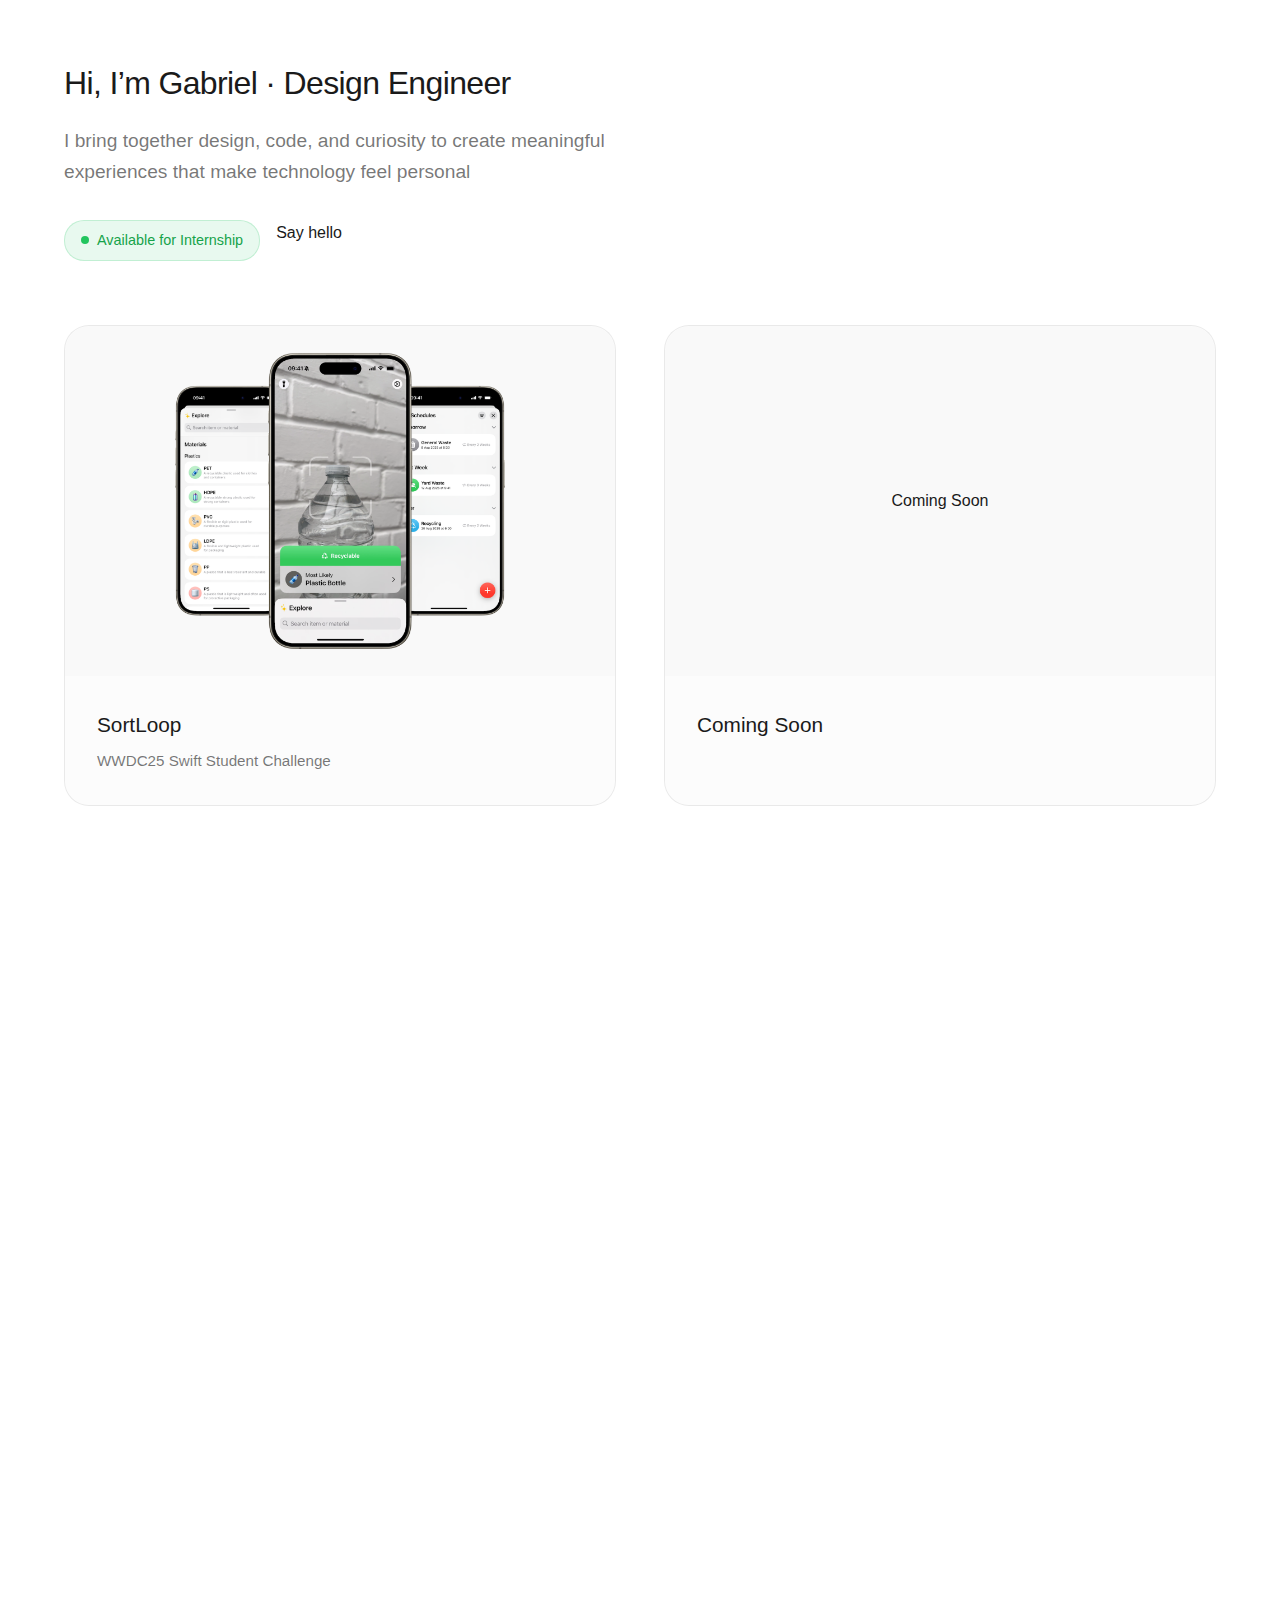
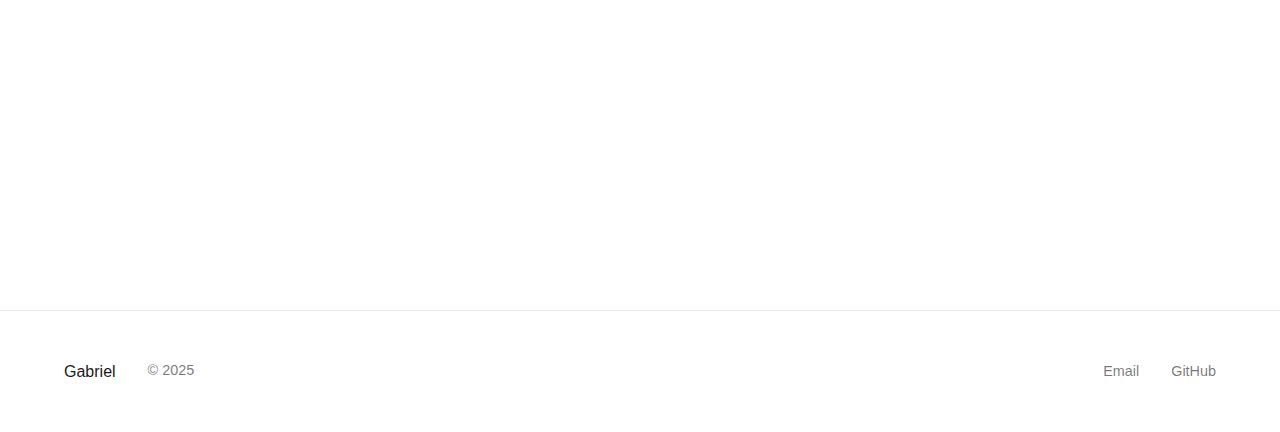
<file: index.html>
<!DOCTYPE html>
<html lang="en">
    <head>
        <meta charset="UTF-8">
        <meta name="viewport" content="width=device-width, initial-scale=1.0">
        <title>Gabriel · Design Engineer</title>

        <meta property="og:title" content="Gabriel · Software Engineer" />
        <meta property="og:type" content="website"/>
        <meta property="og:url" content="https://gabrielw.dev/">
        <meta property="og:site_name" content="Gabriel · Software Engineer" />
        
        <link rel="stylesheet" href="shared.css">
        <link rel="stylesheet" href="styles.css">
        <script src="projectscript.js"></script>
    </head>
    <body>
        <main>
            <section class="hero">
                <div class="hero-content">
                    <h1 class="fade-in">Hi, I’m Gabriel · Design Engineer</h1>
                    <p class="subtitle fade-in">I bring together design, code, and curiosity to create meaningful experiences that make technology feel personal</p>
                    <div class="status-container fade-in">
                        <div class="status-badge">
                            <div class="status-dot"></div>
                            Available for Internship
                        </div>
                        <a href="mailto:hello@gabrielw.dev">
                            <div class="contact-badge">Say hello</div>
                        </a>
                    </div>
                </div>
            </section>

            <section class="featured-work" id="work">
                <div class="work-grid">
                    <a href="projects/sortloop/sortloop.html" class="work-item fade-in">
                        <div class="work-image">
                            <img src="projects/sortloop/assets/preview.png" alt="Three iPhone's displaying different screens of the recycling app SortLoop">
                        </div> 
                        <div class="work-info">
                            <h2>SortLoop</h2>
                            <p>WWDC25 Swift Student Challenge</p>
                        </div>
                    </a>
                    
                    <div class="work-item fade-in">
                        <div class="work-image">
                            Coming Soon
                        </div>
                        <div class="work-info">
                            <h2>Coming Soon</h2>
                            
                        </div>
                    </div>
                </div>
            </section>

            <section class="bio-section" id="about">
                <div class="section-header fade-in">
                    <h2>About me</h2>
                </div>
                <div class="bio-content">
                    <p class="fade-in">Hi, I'm Gabriel, a second-year Software Engineering student based in the UK with a strong interest in interface design and creating user-centered digital experiences. My primary work is on Apple platforms using Swift and SwiftUI, though I’m always eager to explore new technologies. I have a background in photography, media, and computer science, which helps me approach design and development through a lens that values both visual composition and intuitive user interaction. I enjoy coding and designing outside of university, often exploring personal projects that let me combine creativity with problem-solving.</p>

                    <p class="fade-in">Recently, I developed SortLoop, an iOS app that helps users manage recycling more effectively through item scanning and local collection scheduling. The project was selected as a Swift Student Challenge winner by Apple, and it deepened my understanding of machine learning and responsive design within SwiftUI.</p>
                    
                    <p class="fade-in">I’m actively exploring internship opportunities where I can grow as a developer, collaborate, and contribute to meaningful projects. I’m especially interested in roles that focus on design and development to create accessible and thoughtfully crafted products.</p>

                </div>

                <div class="project-meta fade-in">
                    <div class="meta-item">
                        <span class="meta-label">Languages & Frameworks</span>
                        <span class="meta-value">Swift, SwiftUI, HTML/CSS, Python, Java, C++</span>
                    </div>
                    <div class="meta-item">
                        <span class="meta-label">Code Tools</span>
                        <span class="meta-value">Xcode, Swift Playgrounds, VSCode, JetBrains, GitHub</span>
                    </div>
                    <div class="meta-item">
                        <span class="meta-label">Design Tools</span>
                        <span class="meta-value">Figma, Sketch, Photoshop</span>
                    </div>

                    <div class="meta-item">
                        <span class="meta-label">Interests</span>
                        <span class="meta-value">Accessibility, Photography, AR/VR, Design</span>
                    </div>
                </div>
            </section>
        </main>

        <footer>
            <div class="footer-content">
                <div class="footer-nav">
                    <p>Gabriel</p>
                    <p class="footer-subtitle">&copy; 2025</p>
                    
                </div>
                <div class="social-links">
                    <a href="mailto:hello@gabrielw.dev">Email</a>
                    <a href="https://github.com/codegw">GitHub</a>
                </div>
            </div>
        </footer>
    </body>
</html>
</file>
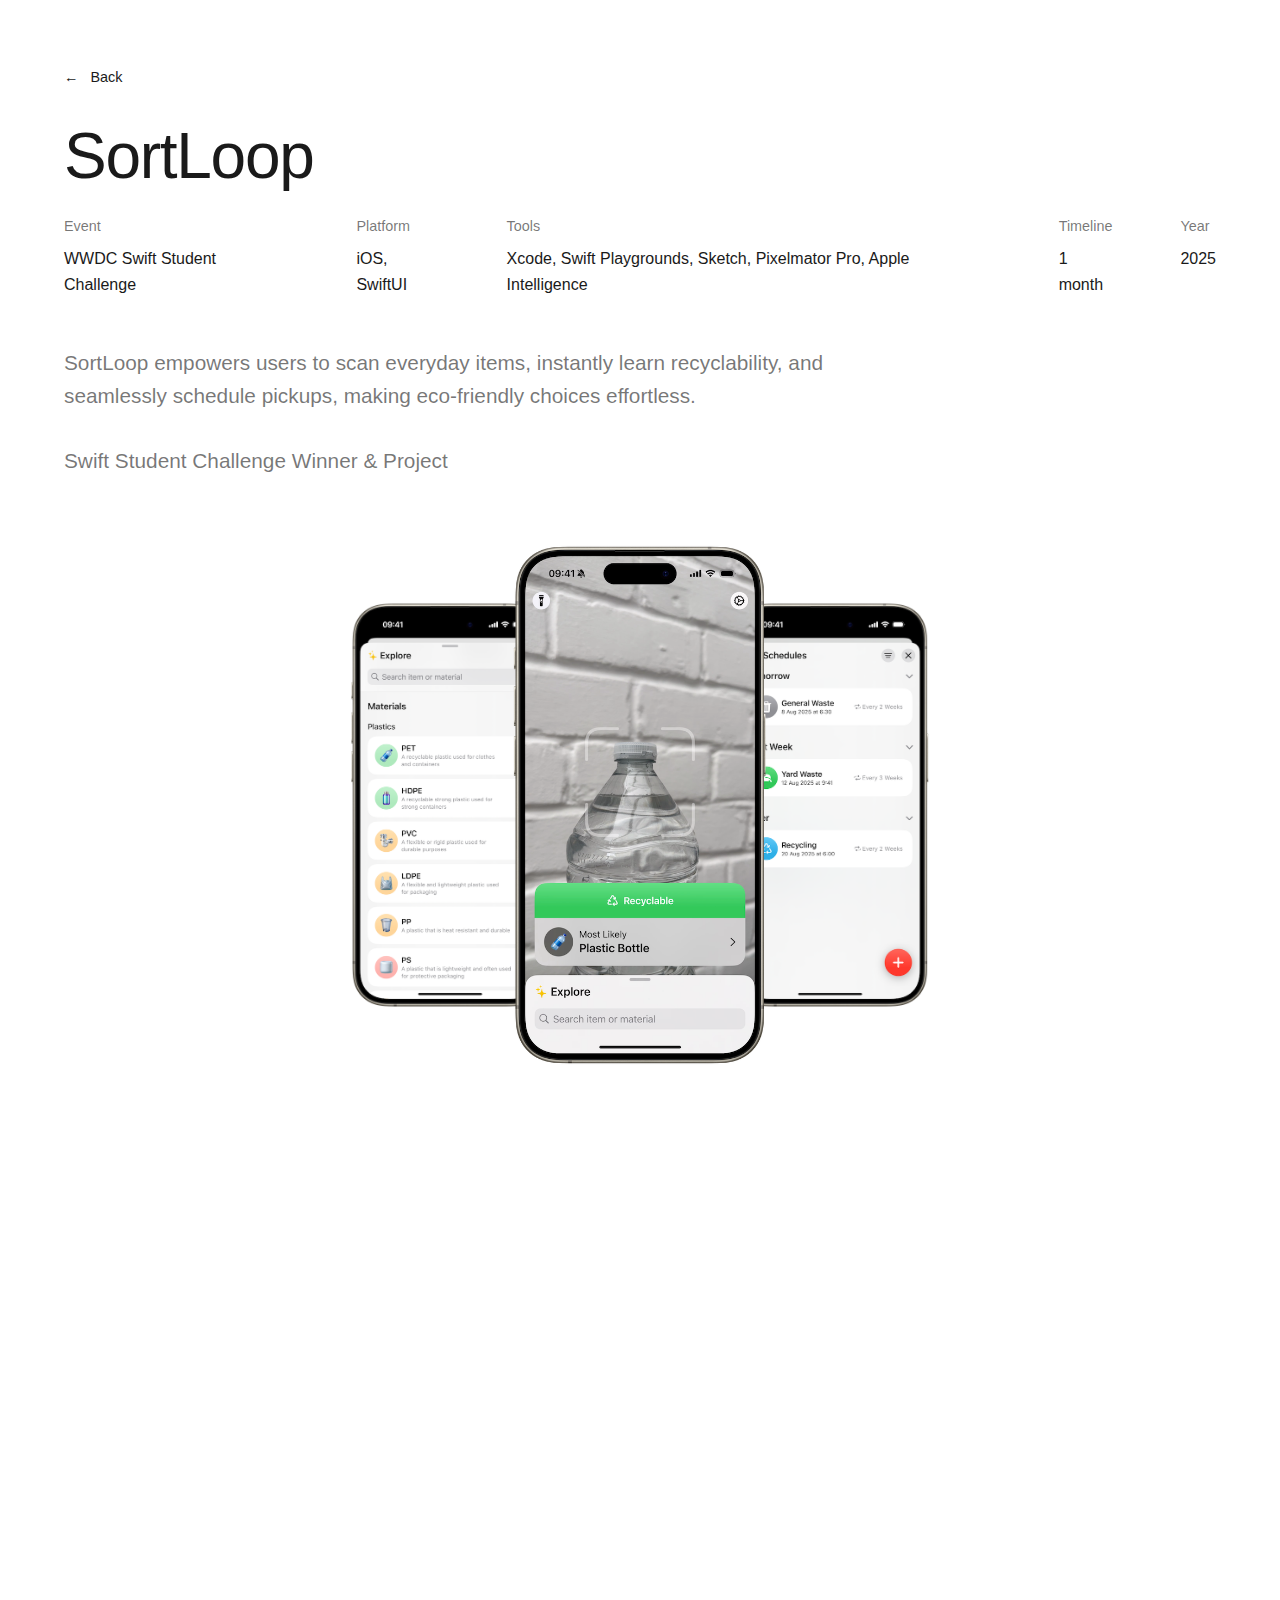
<file: projects/sortloop/sortloop.html>
<!DOCTYPE html>
<html lang="en">
    <head>
        <meta charset="UTF-8">
        <meta name="viewport" content="width=device-width, initial-scale=1.0">
        <title>SortLoop · Gabriel Williams</title>
        <meta property="og:title" content="SortLoop · Gabriel Williams" />
        <meta property="og:image" content="assets/preview.png"/>
        <meta property="og:type" content="website"/>
        <meta property="og:url" content="https://gabrielw.dev/projects/sortloop">
        <meta property="og:site_name" content="Gabriel Williams" />
        <meta name="og:description" content="SortLoop empowers users to scan everyday items, instantly learn recyclability, and seamlessly schedule pickups, making eco-friendly choices effortless.">
        <meta name="description" content="SortLoop empowers users to scan everyday items, instantly learn recyclability, and seamlessly schedule pickups, making eco-friendly choices effortless.">

        <link rel="stylesheet" href="../../shared.css">
        <link rel="stylesheet" href="../../project.css">
        <script src="../../projectscript.js"></script>
    </head>

    <body>
        <main>
            <a href="../../index.html" aria-label="Back to Projects homepage" class="back-button fade-in">Back</a>
            
            <section class="project-hero">
                <h1 class="fade-in">SortLoop</h1>
                
                <div class="project-meta fade-in">
                    <div class="meta-item">
                        <span class="meta-label">Event</span>
                        <span class="meta-value">WWDC Swift Student Challenge</span>
                    </div>
                    <div class="meta-item">
                        <span class="meta-label">Platform</span>
                        <span class="meta-value">iOS, SwiftUI</span>
                    </div>
                    <div class="meta-item">
                        <span class="meta-label">Tools</span>
                        <span class="meta-value">Xcode, Swift Playgrounds, Sketch, Pixelmator Pro, Apple Intelligence</span>
                    </div>
                    <div class="meta-item">
                        <span class="meta-label">Timeline</span>
                        <span class="meta-value">1 month</span>
                    </div>
                    <div class="meta-item">
                        <span class="meta-label">Year</span>
                        <span class="meta-value">2025</span>
                    </div>
                </div>
                
                <div class="project-description fade-in">
                    <p>SortLoop empowers users to scan everyday items, instantly learn recyclability, and seamlessly schedule pickups, making eco-friendly choices effortless.</p>
                </div>

                <div class="project-description fade-in">
                    <p>Swift Student Challenge Winner & Project</p>
                </div>
                
            </section>

            <div class="phones-container fade-in">
                <div class="phone phone-left">
                    <div class="phone-screen">
                        <img src="assets/materials.png" width="500" height="985" alt="List of recyclable materials by category">
                    </div>
                </div>
                <div class="phone phone-center">
                    <div class="phone-screen">
                        <img src="assets/scan.png" width="500" height="985" alt="Camera view detecting a plastic bottle as recyclable">
                    </div>
                </div>
                <div class="phone phone-right">
                    <div class="phone-screen">
                        <img src="assets/schedules.png" width="500" height="985" alt="Recycling schedules sorted by pickup date">
                    </div>
                </div>
            </div>

            <section class="content-layout fade-in">
                <div class="section-sidebar" role="navigation" aria-label="Section Navigation">
                    <h2>Definition</h2>
                    <div class="current-subtitle" id="background-subtitle">Understanding the problem space</div>
                    <ul class="section-nav" aria-label="Section Links">
                        <li><a href="#problems" data-subtitle="Understanding the problem space">Problems</a></li>
                        <li><a href="#ideation" data-subtitle="Creating a solution">Ideation</a></li>
                        <li><a href="#goals" data-subtitle="Defining success metrics">Goals</a></li>
                        <li><a href="#constraints" data-subtitle="Working within limitations">Constraints</a></li>
                    </ul>
                </div>
                
                <div class="section-content-main">
                    <div class="section-intro">
                        SortLoop was created to make sustainable living easier by helping users quickly identify and understand materials around them.
                        I built this app during my time at university as part of the Swift Student Challenge, to encourage everyday sustainable choices. 
                    </div>

                    <div class="content-section-item" id="problems">
                        <div class="section-header-with-image">
                            <h3>Problems</h3>
                        </div>
                        <p>The main problem I aimed to address was the widespread confusion and inconsistency surrounding recycling information, which creates significant barriers to effective waste management. After observing many students at my university facing confusion about which trash bin to use for their items, I decided to develop a solution to inspire positive change and make recycling more accessible. </p>
                        <p>Recycling is further complicated by the complexity of material types and packaging combinations, as well as limited public understanding of recycling symbols and procedures. Many people want to recycle correctly but lack convenient and understandable resources that provide clear, actionable information at the moment of decision making, which contributes to reduced recycling rates and increased environmental impact. Existing solutions also require internet connectivity, making them unusable in areas with poor signal or for users wanting offline access. </p>
                        
                    </div>

                    <div class="content-section-item" id="ideation">
                        <div class="section-header-with-image">
                            <h3>Ideation</h3>
                        </div>
                        <p>After identifying recycling confusion as a persistent issue in my university community, I began exploring how a Swift Playground could make the process less confusing and more engaging. </p>
                        <p>
                            The key question that shaped the project was: <em>“What if an iPhone camera could instantly tell me how to recycle this?”</em> 
                            This led me to focus on an image classification approach, using a machine learning model with SwiftUI to create a playful, approachable learning experience.
                        </p>
                        <p>Because the Swift Student Challenge requires projects to run entirely on-device, I decided to create a lightweight ML model, using Create ML, and a local material dataset to show further detail about detected objects. </p>
                    </div>
                    
                    <div class="content-section-item" id="goals">
                        <div class="section-header-with-image">
                            <h3>Goals</h3>
                        </div>
                        <p>The main goal of the app is to simplify recycling and help users confidently understand how to dispose of everyday materials, with a focus on making a positive impact on recycling behavior and environmental awareness.</p>
                        <ul>
                            <li>Encourage long term sustainable habits through education and reminders</li>
                            <li>Empower users with clear recycling information</li>
                            <li>Ensure users never forget their recycling schedules</li>
                            <li>Demonstrate advanced iOS development through custom ML integration</li>
                            <li>Make recycling guidance available even when packaging lacks clear information</li>
                        </ul>
                    </div>

                    <div class="content-section-item" id="constraints">
                        <div class="section-header-with-image">
                            <h3>Constraints</h3>
                        </div>
                        <p>SortLoop was developed alongside full-time university study, which influenced design and technical trade-offs, prioritising a compact, on-device solution, that delivered reliable user feedback within minimal resources.</p>
                        <ul>
                            <li>Limited development timeline of 1 month</li>
                            <li>Creating an ML model that performed well, with a low memory requirement</li>
                            <li>Capturing hundreds of images for a variety of different products</li>
                        </ul>
                    </div>
                </div>
            </section>

            <section class="content-layout fade-in">
                <div class="section-sidebar" role="navigation" aria-label="Section Navigation">
                    <h2>Research</h2>
                    <div class="current-subtitle" id="research-subtitle">Gathering user insights</div>
                    <ul class="section-nav" aria-label="Section Links">
                        <li><a href="#painpoints" data-subtitle="Identifying key pain points">Pain Points</a></li>
                        <li><a href="#personas" data-subtitle="Creating user archetypes">Personas</a></li>
                        <li><a href="#userjourney" data-subtitle="Developing a persona">User Journey</a></li>
                    </ul>
                </div>
                
                <div class="section-content-main">
                    <div class="section-intro">
                        After I had begun my thought process of building the app, I decided to identify some of the existing issues with recycling schemes and systems, which provided valuable insights into how to improve them through technology.
                    </div>
                    
                    <div class="content-section-item" id="painpoints">
                        <div class="section-header-with-image">
                            <h3>Pain Points</h3>
                        </div>
                        <p>I identified four key pain points that users have when dealing with recyclability and waste management.</p>
                        <ul>
                            <li>Lack of Clear Guidance
                                <ul>
                                    <li>Many everyday items have packaging that is either poorly labeled or overly complex. Users are often left unsure about whether something is recyclable or how to prepare it for disposal.
                                </ul>
                            </li>
                            <li>Poor Discoverability of Information
                                <ul>
                                    <li>When users want to learn more about sustainability or materials, they often have to search across multiple sources, such as articles and websites, making it difficult to stay informed.
                                </ul>
                            </li>
                            <li>Low Engagement With Sustainable Habits
                                <ul>
                                    <li>Recycling often feels like a chore or an afterthought, rather than a habit people actively enjoy or engage with. 
                                </ul>
                            </li>
                            <li>Overwhelming Terminology
                                <ul>
                                    <li>Consumers frequently encounter a range of recycling symbols, acronyms (like PET, LDPE), and vague language such as "widely recycled". These terms are often poorly understood and lack actionable context.
                                </ul>
                            </li>
                        </ul>
                    </div>

                    <div class="content-section-item" id="personas">
                        <div class="section-header-with-image">
                            <h3>Persona</h3>
                        </div>
                        <p>To better understand the needs and behaviors of users interacting with SortLoop, I developed a primary persona based on key motivations and real world recycling challenges. This persona reflects the common traits and pain points of the app’s target audience, which will help me for design and feature decisions.</p>
                        
                        <div class="persona-bento">
                            <div class="persona-profile-image">
                                <img src="assets/Sophie.png" width="125" height="125" alt="Persona illustration of Sophie">
                            </div>
                            
                            <div class="persona-info-grid">
                                <div class="persona-info-item">
                                    <h4>Age</h4>
                                    <p>22</p>
                                </div>
                                <div class="persona-info-item">
                                    <h4>Location</h4>
                                    <p>London, UK</p>
                                </div>
                                <div class="persona-info-item">
                                    <h4>Occupation</h4>
                                    <p>Business Management Student</p>
                                </div>
                                <div class="persona-info-item">
                                    <h4>Tech Level</h4>
                                    <p>Proficient</p>
                                </div>
                                <div class="persona-info-item">
                                    <h4>Values</h4>
                                    <p>Sustainability, Accessibility, Accurate Information</p>
                                </div>
                                <div class="persona-info-item">
                                    <h4>Personality</h4>
                                    <p>Eco-Conscious, Time Aware, Socially Responsible</p>
                                </div>
                            </div>
                            
                            <div class="persona-large-section persona-background">
                                <h4>Background</h4>
                                <p>Sophie is a business student who cares about environmental responsibility and wants to make sustainable choices in her daily life. She grew up in a household that recycled, but moving to university revealed how much products are disposed of and how confusing packaging can be. She's motivated to do the right thing but often feels frustrated by unclear information and inconsistent guidance across different sources.</p>
                            </div>
                            
                            <div class="persona-large-section persona-goals">
                                <h4>Goals</h4>
                                <ul>
                                    <li>Understand how to recycle or dispose of materials properly and locally</li>
                                    <li>Discover eco-friendly alternatives to everyday items</li>
                                    <li>Learn interesting facts to share with friends and promote sustainability</li>
                                    <li>Stay organised with her personal recycling and trash days</li>
                                </ul>
                            </div>
                            
                            <div class="persona-large-section persona-pain-points">
                                <h4>Pain Points</h4>
                                <ul>
                                    <li>Finds packaging labels vague or inconsistent</li>
                                    <li>Gets frustrated with conflicting information online</li>
                                    <li>Can’t easily sort materials by category or learn what alternatives exists</li>
                                    <li>Often forgets her recycling schedule, leading to a pileup</li>
                                </ul>
                            </div>
                            
                            <div class="persona-large-section persona-app-needs">
                                <h4>App Needs</h4>
                                <ul>
                                    <li>Clear, friendly explanations of materials and symbols</li>
                                    <li>A schedule to track trash days or personal goals</li>
                                    <li>Fun facts and learning moments to stay engaged</li>
                                    <li>Save materials she wants to revisit or share</li>
                                </ul>
                            </div>
                        </div>

                        <p>While Sophie represents the primary environmentally conscious user, informal conversations during development revealed two additional user types that influenced design decisions.</p>
                        <ul>
                            <li>The 'Overwhelmed Beginner' wants to recycle correctly but feels intimidated by complex environmental terminology and conflicting advice, these users need confidence building through clear and simple guidance.</li>
                            <li>The 'Efficiency-Focused Organiser’ already understands recycling basics but struggles with time management and staying organised with multiple waste streams and collection schedules.</li>
                        </ul>
                        <p>Sophie's profile encompasses core needs from all of these types, such as the beginner's need for clarity, the organisers need for scheduling tools, and the environmentally conscious user's desire for detailed information.</p>
                    </div>

                    <div class="content-section-item" id="userjourney">
                        <div class="section-header-with-image">
                            <h3>User Journey</h3>
                        </div>
                        <p>I developed a user journey based on the singular persona, to imagine how SortLoop could create an impact on both the user, and then subsequently on the environment, helping people to improve their sustainability and knowledge.</p>
                        <div class="journey-bento">
                            <div class="journey-stage stage-discovery">
                                <div class="stage-header">
                                    <div class="stage-number discovery">1</div>
                                    <h3 class="stage-title">Discovery</h3>
                                    <p class="stage-subtitle">First Encounter</p>
                                </div>
                                
                                <div class="stage-content">
                                    <p class="stage-description">Sophie downloads the app after struggling to understand if her plastic bottle is recyclable, since it doesn't show recycling information</p>
                                    
                                    <div class="stage-actions">
                                        <h4>Actions</h4>
                                        <ul>
                                            <li>Downloads app from recommendation</li>
                                            <li>Scans first item, a plastic bottle</li>
                                            <li>Once recognised, she learns about details and recyclability</li>
                                            <li>Explores basic navigation</li>
                                        </ul>
                                    </div>
                                </div>

                                <div class="stage-emotions curiosity">
                                    <div class="emotion-label">Emotion</div>
                                    <p class="emotion-text">"Finally! Something that might actually help me understand all these symbols."</p>
                                </div>
                            </div>

                            <div class="journey-stage stage-exploration">
                                <div class="stage-header">
                                    <div class="stage-number exploration">2</div>
                                    <h3 class="stage-title">Exploration</h3>
                                    <p class="stage-subtitle">Exploring Further</p>
                                </div>
                                
                                <div class="stage-content">
                                    <p class="stage-description">Sophie experiments with different features, scans various items around her flat, and starts learning about proper disposal methods.</p>
                                    
                                    <div class="stage-actions">
                                        <h4>Actions</h4>
                                        <ul>
                                            <li>Scans multiple items</li>
                                            <li>Uses scan outside and inside</li>
                                            <li>Reads recycling procedures and material impacts</li>
                                            <li>Discovers different materials</li>
                                        </ul>
                                    </div>
                                </div>

                                <div class="stage-emotions satisfaction">
                                    <div class="emotion-label">Emotion</div>
                                    <p class="emotion-text">"This is actually useful! I had no idea I was recycling some things incorrectly."</p>
                                </div>
                            </div>

                            <div class="journey-stage stage-engagement">
                                <div class="stage-header">
                                    <div class="stage-number engagement">3</div>
                                    <h3 class="stage-title">Engagement</h3>
                                    <p class="stage-subtitle">Building Habits</p>
                                </div>
                                
                                <div class="stage-content">
                                    <p class="stage-description">Sophie integrates the app into her daily routine, sets up trash day reminders and starts saving interesting facts to share with friends.</p>
                                    
                                    <div class="stage-actions">
                                        <h4>Actions</h4>
                                        <ul>
                                            <li>Creates a recycling schedule</li>
                                            <li>Sets up trash day notifications to never forget</li>
                                            <li>Bookmarks materials for reference</li>
                                            <li>Shares her recycling schedules with flatmates </li>
                                        </ul>
                                    </div>
                                </div>

                                <div class="stage-emotions confidence">
                                    <div class="emotion-label">Emotion</div>
                                    <p class="emotion-text">"I'm becoming the go to person for sustainability advice in my friend group!"</p>
                                </div>
                            </div>

                            <div class="journey-stage stage-mastery">
                                <div class="stage-header">
                                    <div class="stage-number mastery">4</div>
                                    <h3 class="stage-title">Future</h3>
                                    <p class="stage-subtitle">Confident User</p>
                                </div>
                                
                                <div class="stage-content">
                                    <p class="stage-description">Sophie has developed strong sustainable habits and uses the app as a trusted reference tool. She now advocates for sustainability in her community.</p>
                                    
                                    <div class="stage-actions">
                                        <h4>Actions</h4>
                                        <ul>
                                            <li>Uses the app as a recycling companion everyday</li>
                                            <li>Maintains consistent sustainable routines</li>
                                            <li>Recommends app to friends and family</li>
                                            <li>Shares sustainability tips online</li>
                                        </ul>
                                    </div>
                                </div>

                                <div class="stage-emotions confidence">
                                    <div class="emotion-label">Emotion</div>
                                    <p class="emotion-text">"I feel confident about my environmental impact and love making better choices!"</p>
                                </div>
                            </div>
                        </div>
                    </div>
                </div>
            </section> 

            <section class="content-layout fade-in">
                <div class="section-sidebar" role="navigation" aria-label="Section Navigation">
                    <h2>Design & Build</h2>
                    <div class="current-subtitle" id="design-subtitle">Creating the solution</div>
                    <ul class="section-nav" aria-label="Section Links">
                        <li><a href="#lowlevel" data-subtitle="Creating ideas">Low Fidelity Prototypes</a></li>
                        <li><a href="#midlevel" data-subtitle="Building a structure">Mid Fidelity Prototypes</a></li>
                        <li><a href="#highlevel" data-subtitle="Finalising design">High Fidelity Prototypes</a></li>
                        <li><a href="#developing" data-subtitle="Building the app">Development</a></li>
                        <li><a href="#submission" data-subtitle="Submitting the playground">Submission</a></li>
                    </ul>
                </div>
                
                <div class="section-content-main">
                    <div class="section-intro">
                        Based on my research and findings, I began to design my app using my ideas, following an iterative process, starting with wireframes and then refining those ideas through mid and high fidelity prototypes, before exploring development. 
                    </div>

                    <div class="content-section-item" id="lowlevel">
                        <div class="section-header-with-image">
                            <h3>Low Fidelity Prototype</h3>
                        </div>
                        <p>I started with some low fidelity designs within Sketch, for both navigation and user flows, to explore how the apps structure would appear using grayscale components and basic UI elements. This helped me focus on layout and hierarchy and allowed me to progress faster through the iteration process. </p>
                        
                        <div class="section-bottom-image">
                            <img loading="lazy" src="assets/FirstIteration/LowFidelity.png" width="1200" height="730" alt="Low fidelity wireframe layouts of app screens">
                        </div>
                    </div>

                    <div class="content-section-item" id="midlevel">
                        <div class="section-header-with-image">
                            <h3>Mid Fidelity Prototype</h3>
                        </div>
                        <p>With a clearer idea of the app’s structure, I created a mid fidelity prototype with additional layout improvements and colour. This version helped test navigation and functionality, and gave me a better sense of how users would move through the app. </p>
                        
                        <div class="section-bottom-image">
                            <img loading="lazy" src="assets/FirstIteration/MidFidelity.png" width="1200" height="730" alt="Mid fidelity prototypes with added structure and colour">
                        </div>
                    </div>
                    
                    <div class="content-section-item" id="highlevel">
                        <div class="section-header-with-image">
                            <h3>High Fidelity Prototype</h3>
                        </div>
                        <p>I then developed a high fidelity prototype, applying further colours, typography, icons and interactive elements to simulate the final look and feel of the app. This stage allowed me to further refine the interface and ensure visual consistency.</p>
                        
                        <div class="section-bottom-image">
                            <img loading="lazy" src="assets/FirstIteration/HighFidelity.png" width="1200" height="730" alt="High fidelity mockups showing final app design">
                        </div>
                    </div>

                    <div class="content-section-item" id="developing">
                        <div class="section-header-with-image">
                            <h3>Development</h3>
                        </div>
                        <p>Once the final design was in place, I transitioned to development using Swift and SwiftUI. I initially built core features in Swift Playgrounds, which gave me a space to experiment with views and interactions. After validating key components, I moved into Xcode to build the full playground experience, specifically for the machine learning model. </p>
                        
                        <p>Developing the machine learning model was one of the most technically challenging aspects, as items vary greatly in form, so I curated a dataset that represented common household packaging, including plastic bottles, drinks cans, and cartons. </p>
                        <p>Using Create ML, I trained an <code>.mlmodel</code> image classifier with various different types of packaging to increase accuracy. The trained model was integrated through the Vision framework (<code>VNCoreMLRequest</code>, <code>VNImageRequestHandler</code>), with a 90% confidence threshold to ensure that detected objects weren't mistaken for others. </p>

                        <div class="section-bottom-image">
                            <img loading="lazy" src="assets/developmentML.png" width="1200" height="730" alt="Xcode with ML model code and UI preview">
                        </div>

                        <p>Alongside the ML model, I created a structured local dataset of recycling guidance, with information gathered from Wikipedia, then encoded as Swift structs, which allowed the Playground to provide offline educational content and map scan results to clear, user-friendly explanations.</p>

                        <div class="section-bottom-image">
                            <img loading="lazy" src="assets/developmentdataset.png" width="1200" height="730" alt="Xcode with dataset structures and materials list">
                        </div>

                    </div>

                    <div class="content-section-item" id="submission">
                        <div class="section-header-with-image">
                            <h3>Submission</h3>
                        </div>
                        <p>
                            The final Playground version of SortLoop focused on the core elements of sustainability by identifying objects and their recyclability, creating a space to learn more about materials, and staying organised with local recycling schedules.
                        </p>
                        <ul>
                            <li>Fully implemented three key experiences: Materials, Scan, and Schedules.</li>
                            <li>Integrated a custom-trained Create ML model that accurately recognised common household packaging in real time.</li>
                            <li>Designed a minimal, friendly SwiftUI interface.</li>
                            <li>Ensured offline availability of core recycling guidance for moments when packaging lacked clear information.</li>
                            <li>Completed testing to refine navigation and scanning accuracy before submission.</li>
                        </ul>
                        <div class="section-bottom-image">
                            <img loading="lazy" src="assets/InitialDesign.png" width="1200" height="730" alt="Screens showing material categories and object detection">
                        </div>
                    </div>
                </div>
            </section>

            <section class="content-layout fade-in">
                <div class="section-sidebar" role="navigation" aria-label="Section Navigation">
                    <h2>Results & Outcome</h2>
                    <div class="current-subtitle" id="results-subtitle">Receiving the results</div>
                    <ul class="section-nav" aria-label="Section Links">
                        <li><a href="#results" data-subtitle="Receiving the results">Results</a></li>
                        <li><a href="#outcomes" data-subtitle="Learning from the experience">Outcomes</a></li>
                    </ul>
                </div>
                
                <div class="section-content-main">
                    <div class="section-intro">
                        After fully developing SortLoop, I submitted it for entry in the 2025 Swift Student Challenge
                    </div>

                    <div class="content-section-item" id="results">
                        <div class="section-header-with-image">
                            <h3>Results</h3>
                        </div>
                        <p>I was incredibly honored to be selected as one of this year’s Swift Student Challenge winners. Being recognised by Apple for something I dedicated so much time and care to has been an unforgettable experience. I’m grateful for the opportunity to share my work alongside such inspiring developers from around the world.</p>
                        
                        <div class="section-bottom-image">
                            <img loading="lazy" src="assets/SSC2025.jpg" width="1200" height="730" alt="Swift Student Challenge winner badge with confetti">
                        </div>
                    </div>
                    
                    <div class="content-section-item" id="outcomes">
                        <div class="section-header-with-image">
                            <h3>Outcomes</h3>
                        </div>
                        <p>Key outcomes from this project:</p>
                        <ul>
                            <li>Improved time management skills through working with external deadlines</li>
                            <li>CoreML model training and optimisation techniques</li>
                            <li>Real-time camera processing in SwiftUI</li>
                            <li>Learned to validate technical decisions without team feedback</li>
                        </ul>

                    </div>
                </div>
            </section>

            <section class="content-layout fade-in">
                <div class="section-sidebar" role="navigation" aria-label="Section Navigation">
                    <h2>Iteration</h2>
                    <div class="current-subtitle" id="redesign-subtitle">Creating a new look</div>
                    <ul class="section-nav" aria-label="Section Links">
                        <li><a href="#redesign" data-subtitle="Creating a new look">Redesign</a></li>
                        <li><a href="#prototype" data-subtitle="Focusing on new ideas">Prototype</a></li>
                        <li><a href="#photography" data-subtitle="Minimal pictures for articles">Photography</a></li>
                        <li><a href="#accessibility" data-subtitle="Making recycling accessible">Accessibility</a></li>
                    </ul>
                </div>
                
                <div class="section-content-main">
                    <div class="section-intro">
                        After my first year university semester and studies had ended, I decided to further work on the app, improving it's ML model, design and creating a new name.
                    </div>

                    <div class="content-section-item" id="redesign">
                        <div class="section-header-with-image">
                            <h3>Redesign</h3>
                        </div>
                        <p>With the new redesign, I decided to primarily focus on forefronting the scan capability, and make it easy to access other key features, like product search and waste scheduling. I also aimed to implement some new features that make SortLoop have better personalisation.</p>
                        <ul>
                            <li>Region based information</li>
                            <li>Informative articles</li>
                            <li>Improved navigation structure and new design</li>
                            <li>Improvements to accessibility</li>
                        </ul>
                        <p>My initial ideas focused on improving the navigation structure by removing tabs and replacing them with a simplified page design, or placing greater emphasis on material categories by providing detailed information about specific types such as Plastics or Metals. I ultimately chose a single-sheet design for its simplicity and its focus on scanning as the app’s main feature, while still allowing key features like Schedules, Materials, and Articles to remain easily accessible.</p>
                        <div class="section-bottom-image">
                            <img loading="lazy" src="assets/SecondIteration/LowFidelity.png" width="1200" height="730" alt="Low fidelity wireframes of the app, with different initial designs and ideas">
                        </div>
                        <p>My mid fidelity designs focus on the sheet style further, maintaining it's position at the bottom of the screen and encapsulating the scanned items recyclability status within a new floating bar. The Explore sheet encompasses the same features as before, including Bookmarks, Schedules and a list of Materials, whilst also including Articles, with a compact navigation style.</p>
                        <div class="section-bottom-image">
                            <img loading="lazy" src="assets/SecondIteration/MidFidelity.png" width="1200" height="730" alt="Mid fidelity prototypes, with a specific focus on one design system and additional detail">
                        </div>
                        <p>Building on the mid fidelity designs, the high fidelity prototype brought the app's visual identity to life. I refined the bottom sheet UI with clear visual hierarchy and system consistent design patterns to align with iOS standards. The recyclability status bar was styled to be more visually distinct and easily scannable, using colour and iconography to quickly convey information.</p>
                        <p>I used a consistent colour palette, rounded components, and typographic hierarchy to improve readability and maintain a friendly, accessible tone across the app. This stage helped validate how the app would feel in real use, and feedback from peers and testing with different devices helped refine layout spacing and button sizes to improve usability across contexts.</p>
                        <div class="section-bottom-image">
                            <img loading="lazy" src="assets/SecondIteration/HighFidelity.png" width="1200" height="730" alt="High fidelity prototypes, with added colour, textual information and improved layout">
                        </div>
                        <p>The redesign addressed three key issues identified during initial testing: </p>
                        <ul>
                            <li>Tab navigation created cognitive load when users wanted to quickly scan items.</li>
                            <li>Scattered information architecture made learning about materials feel disconnected from scanning.</li>
                            <li>Users expressed wanting 'everything in one place' during informal feedback sessions.</li>
                        </ul>
                        <p>The single-sheet design solved these by making scanning the primary action while keeping supporting features contextually accessible. </p>
                    </div>

                    <div class="content-section-item" id="prototype">
                        <div class="section-header-with-image">
                            <h3>Prototyping</h3>
                        </div>
                        <p>Exploring animation and motion was central to the redesign, as I aimed to make SortLoop feel more intuitive and natural to use.</p>
                        <p>For instance, the Recyclability Status Bar started as a more compact iteration of my original concept, designed to move fluidly and respond organically to scanned items. The status bar briefly pauses to highlight the recyclability, then gently expands to reveal the suggested item before shrinking back once the item moves out of view.</p>
                        <video autoplay loop muted playsinline width="490" aria-label="Animation showing the recyclability status bar expanding and collapsing, providing feedback on scanned items">
                            <source src="assets/StatusBar.mp4" type="video/mp4">
                        </video>
                        <p>Simple elements like collapsible lists and informational panels use a subtle scale effect combined with a gentle bounce to introduce a playful, engaging tone, to make recycling information feel more approachable.</p>
                        <video autoplay loop muted playsinline width="490" aria-label="Animation showing collapsible list expanding with a playful bounce and fade in">
                            <source src="assets/ListAnimation.mp4" type="video/mp4">
                        </video>
                        
                    </div>

                    <div class="content-section-item" id="photography">
                        <div class="section-header-with-image">
                            <h3>Photography</h3>
                        </div>
                        <p>For the article sections, I decided to use my photographic skills to create imagery for the articles within the app. All photography was shot on iPhone, using natural lighting and simple setups to achieve a clean, minimalist aesthetic, so the images remained both functional and visually cohesive with SortLoop’s overall design language. </p>
                        <div class="section-bottom-image">
                            <img loading="lazy" src="assets/photography.png" width="1200" height="730" alt="Four images within a grid; leaf foliage, plastic bottle, corrugated plastic and clouds in blue sky">
                        </div>
                    </div>

                    <div class="content-section-item" id="accessibility">
                        <div class="section-header-with-image">
                            <h3>Accessibility</h3>
                        </div>
                        <p>Supporting user choice and comfort was a core part of the new design, ensuring the app could be enjoyed by as many people as possible.</p>
                        <p>The font customisation feature allows users to switch to OpenDyslexic, a typeface designed to improve readability for those with dyslexia, especially when the app specifically focuses on textual information. </p>
                        
                        <p>Sound and haptic feedback controls were added for similar reasons, users can independently toggle both features to suit their preferences or environment, such as within a quiet library or sensitivity to haptic feedback.</p>

                        <div class="section-bottom-image">
                            <img loading="lazy" src="assets/FontChange.png" width="1200" height="730" alt="SortLoop settings screen showing accessibility toggle for dyslexia-friendly font">
                        </div>

                        <p>Additionally, I enhanced VoiceOver support with clear, concise labels and hints for interactive elements like buttons, collapsible lists, and status indicators, so users can easily understand app functionality without seeing the screen. Dynamic content updates, such as recyclability results after scanning, are announced in real time to keep users informed without needing to guess or explore manually. </p>
                        
                        <div class="section-bottom-image">
                            <div class="mini-phones-row">
                                <div class="mini-phone">
                                    <img loading="lazy" src="assets/explore.png" width="500" height="985" alt="Screen showing explore sheet, with VoiceOver box highlighted on article">
                                </div>
                            </div>
                        </div>
                    </div>

                </div>
            </section>

            <section class="content-layout fade-in">
                <div class="section-sidebar" role="navigation" aria-label="Section Navigation">
                    <h2>Final Product</h2>
                    <div class="current-subtitle" id="design-subtitle">A focused new design</div>
                    <ul class="section-nav" aria-label="Section Links">
                        <li><a href="#design" data-subtitle="A focused new design">Design</a></li>
                        <li><a href="#scan" data-subtitle="Identify objects easily">Scan</a></li>
                        <li><a href="#materials" data-subtitle="Discover further details">Materials</a></li>
                        <li><a href="#schedules" data-subtitle="Never miss a trash day">Schedules</a></li>
                        <li><a href="#articles" data-subtitle="Learn new things">Articles</a></li>
                        <li><a href="#additional" data-subtitle="Additional features">Additional Elements</a></li>
                        <li><a href="#reflection" data-subtitle="Looking back at the project">Reflection</a></li>
                    </ul>
                    
                </div>
                
                <div class="section-content-main">
                    <div class="section-intro">
                        The new iteration of SortLoop brings the app into a streamlined, single-sheet design, making key features like scanning, schedules, materials, and articles easily accessible
                    </div>

                    <div class="content-section-item" id="design">
                        <div class="section-header-with-image">
                            <h3>Design</h3>
                        </div>
                        <p>
                            The redesign of SortLoop focused on unifying previously separate views into a singular sheet-based layout, 
                            improving navigation efficiency and information hierarchy. Additionally, the visual language evolved to make recycling guidance more approachable and engaging, with the use of colour and symbols to quickly communicate status and categories without relying solely on text.
                        </p>
                        <div class="section-bottom-image">
                            <img loading="lazy" src="assets/design.png" width="1200" height="730" alt="Grid of redesigned UI components for SortLoop">
                        </div>
                    </div>


                    <div class="content-section-item" id="scan">
                        <div class="section-header-with-image">
                            <h3>Scan</h3>
                        </div>
                        <p>
                            Object scanning underwent extensive refinement, focusing on the underlying machine learning model and the user-facing recognition process. 
                            The redesigned model maintains efficient performance with 8.99ms average prediction time and a compact 7.7MB size, with an expanded dataset of 8,000+ training images. The scanning interface was also redesigned to present recyclability feedback with clear, adaptive visual cues.
                        </p>
                        <ul>
                            <li>Enlarged training dataset for broader object coverage and improved classification accuracy.</li>
                            <li>Maintained minimal model size to preserve on-device performance and offline capability.</li>
                            <li>Redesigned recyclability status bar for fluid state transitions between object types.</li>
                        </ul>
                        
                        <div class="section-bottom-image">
                            <div class="mini-phones-row">
                                <div class="mini-phone">
                                    <img loading="lazy" src="assets/scan.png" width="500" height="985" alt="Camera detecting a plastic bottle as recyclable">
                                </div>
                                <div class="mini-phone">
                                    <img loading="lazy" src="assets/scancan.png" width="500" height="985" alt="Camera detecting a metal can as recyclable">
                                </div>
                            </div>
                        </div>
                    </div>

                    <div class="content-section-item" id="materials">
                        <div class="section-header-with-image">
                            <h3>Materials</h3>
                        </div>
                        
                        <p>
                            Materials was restructured to improve discoverability and depth of information, and search capabilities were expanded to recognise more object and recycling symbols, while material detail pages adopted a modular layout for clearer presentation of guidance and alternatives.
                        </p>

                        <ul>
                            <li>Streamlined categorisation to reduce navigation friction.</li>
                            <li>Extended search to recognise object names, related terms, and recycling symbols.</li>
                            <li>Redesigned detail view to present recycling guidance, examples, and alternatives in a structured format.</li>
                        </ul>
                        
                        <div class="section-bottom-image">
                            <div class="mini-phones-row">
                                <div class="mini-phone">
                                    <img loading="lazy" src="assets/materials.png" width="500" height="985" alt="List of recyclable materials grouped by type">
                                </div>
                                <div class="mini-phone">
                                    <img loading="lazy" src="assets/materialdetail.png" width="500" height="985" alt="Yard waste material with recyclability details">
                                </div>
                            </div>
                        </div>
                    </div>

                    <div class="content-section-item" id="schedules">
                        <div class="section-header-with-image">
                            <h3>Schedules</h3>
                        </div>
                        <p>
                            Schedules was redesigned to make tracking and managing recycling routines more customisable, with a range of symbols, colours, repeat intervals, and reminders for fully customisable recycling routines.
                        </p>
                        <ul>
                            <li>Expanded visual system with additional icons, colours, and accessibility-friendly components.</li>
                            <li>Added advanced recurrence and reminder configurations for varied recycling patterns.</li>
                        </ul>
                        
                        <div class="section-bottom-image">
                            <div class="mini-phones-row">
                                <div class="mini-phone">
                                    <img loading="lazy" src="assets/schedules.png" width="500" height="985" alt="List of recycling schedules with dates">
                                </div>
                                <div class="mini-phone">
                                    <img loading="lazy" src="assets/addschedule.png" width="500" height="985" alt="Creating a new recycling schedule with options">
                                </div>
                            </div>
                        </div>
                    </div>


                    <div class="content-section-item" id="articles">
                        <div class="section-header-with-image">
                            <h3>Articles</h3>
                        </div>
                        <p>
                            Articles was introduced to provide accessible and concise information on recycling practices and sustainability tips, making SortLoop feel more like a resource that encourages better environmental habits.
                        </p>
                        <ul>
                            <li>Curated short form articles covering guides, recycling, and tips.</li>
                            <li>Integrated custom minimal photography to match the article theme.</li>
                            <li>Designed articles to be accessible through screen readers and other assistive technologies.</li>
                        </ul>
                        
                        <div class="section-bottom-image">
                            <div class="mini-phones-row">
                                <div class="mini-phone">
                                    <img loading="lazy" src="assets/articles.png" width="500" height="985" alt="List of sustainability and recycling articles">
                                </div>
                                <div class="mini-phone">
                                    <img loading="lazy" src="assets/article.png" width="500" height="985" alt="Article detail view about greener alternatives">
                                </div>
                            </div>
                        </div>

                    </div>

                    <div class="content-section-item" id="additional">
                        <div class="section-header-with-image">
                            <h3>Additional Elements</h3>
                        </div>
                        <p></p>
                        <ul>
                            <li>Improved accessibility with the integrated OpenDyslexic font, control over sound effects and haptics, and support for VoiceOver and reduced motion.</li>
                            <li>Adjustable region settings for better suggestions and important details, like information about plastic bottle deposits.</li>
                        </ul>
                        
                        <div class="section-bottom-image">
                            <div class="mini-phones-row">
                                <div class="mini-phone">
                                    <img loading="lazy" src="assets/accessibilityarticle.png" width="500" height="985" alt="Article displayed with OpenDyslexic font">
                                </div>
                            </div>
                        </div>
                    </div>

                    <div class="content-section-item" id="reflection">
                        <div class="section-header-with-image">
                            <h3>Reflection</h3>
                        </div>
                        
                        <p>
                            SortLoop was an ambitious project that pushed my skills in SwiftUI, machine learning, and product design further than any project I had created before. Balancing complex technical requirements with my university commitments meant working within tight timeframes, which taught me how to prioritise features and iterate quickly without losing sight of the core vision. 
                        </p>

                        <p>Throughout the project, I also encountered some challenges that shaped my decision making:</p>

                        <ul>
                            <li>ML Scope and Accuracy
                                <ul>
                                    <li>Designing a compact, on-device classifier involved trade-offs between the number of supported object types, model size, and inference speed.</li>
                                    <li>External APIs could have expanded detection capabilities but this would require internet connectivity and introduce latency.</li>
                                </ul>
                            </li>
                            <li>Data Maintenance
                                <ul>
                                    <li>Keeping a dataset current with new packaging and region-specific changes would require ongoing collection and validation.</li>
                                </ul>
                            </li>
                        </ul>

                        <p>These decisions made me ultimately decide against a public launch at this stage, however the process of creating the app was one of the most valuable experiences as a developer. I learned how to optimise and refine a machine learning model with thousands of training images whilst improving its accuracy compared to the original version, in addition to a redesign for efficiency, whilst making recycling information more interactive and encouraging.</p>
                        <p>I explored the role of motion and animation in creating a smooth and engaging experience, which helped my ability to present complex information in a clear approachable way. The project also deepened my understanding of accessibility, especially with implementing VoiceOver-friendly layouts and customisation options like dyslexia friendly font. </p>

                        <p>The journey of creating SortLoop made me improve my design and development skills, but also helped me earn recognition as a Swift Student Challenge winner, which is an experience that inspires me to take on even more ambitious challenges ahead.</p>

                        <p><em>This project was created for the Swift Student Challenge and is not publicly distributed. Please contact me if you’d like to learn more or see a private demo.</em></p>
                    </div>
                </div>
            </section>
        </main>

        <footer>
            <div class="footer-content">
                <div class="footer-nav">
                    <p>Gabriel Williams</p>
                    <p class="footer-subtitle">&copy; 2025</p>
                    
                </div>
                <div class="social-links">
                    <a href="mailto:hello@gabrielw.dev">Email</a>
                    <a href="https://github.com/codegw">GitHub</a>
                </div>
            </div>
        </footer>
    </body>
</html>
</file>
<file: shared.css>
* {
    margin: 0;
    padding: 0;
    box-sizing: border-box;
}

html {
    scroll-behavior: smooth;
}

body {
    font-family: -apple-system, BlinkMacSystemFont, 'Segoe UI', Roboto, Oxygen, Ubuntu, Cantarell, sans-serif;
    line-height: 1.6;
    color: var(--text-color);
    background-color: var(--bg-color);
    overflow-x: hidden;
}

:root {
    color-scheme: light dark;
    --bg-color: #ffffff;
    --text-color: #1a1a1a;
    --subtitle: rgba(26, 26, 26, 0.6);
    --subtitle-accent: rgba(80, 80, 75);
    --accent-color: #0066cc;
    --work-bg: rgba(0, 0, 0, 0.012);
    --work-shadow: rgba(0, 0, 0, 0.1);
}

@media (prefers-color-scheme: dark) {
    :root {
        --bg-color: #1a1a1a;
        --text-color: #ffffff;
        --subtitle: rgb(168, 168, 168);
        --subtitle-accent: rgb(210, 210, 210);
        --accent-color: #4da6ff;
        --work-bg: rgba(68, 68, 68, 0.162);
        --work-shadow: rgba(0, 0, 0, 0.874);
    }
}

a {
    text-decoration: none;
    color: var(--text-color);
    font-weight: 500;
}

img {
    object-fit: cover;
    pointer-events: none;
}

.fade-in {
    opacity: 0;
    transform: translateY(40px);
    transition: opacity 2.5s cubic-bezier(0.15, 1, 0.3, 1),
                transform 2.5s cubic-bezier(0.15, 1, 0.3, 1);
}

.fade-in.visible {
    opacity: 1;
    transform: translateY(0);
}

.status-container {
    display: flex;
    gap: 1rem;
    margin-bottom: 2rem;
    flex-wrap: wrap;
}

.status-badge {
    display: inline-flex;
    align-items: center;
    gap: 0.5rem;
    padding: 0.5rem 1rem;
    background: #19c859;
    border: 1px solid rgba(34, 197, 94, 0.2);
    border-radius: 20px;
    font-size: 0.9rem;
    font-weight: 500;
    text-decoration: none;
}

.status-badge a {
    text-decoration: none;
    color: white;
}

.meta-item {
    display: flex;
    flex-direction: column;
}

.meta-label {
    font-size: 0.9rem;
    color: var(--subtitle);
    margin-bottom: 0.5rem;
    font-weight: 300;
}

.meta-value {
    font-size: 1rem;
    color: var(--text-color);
    font-weight: 400;
}

footer {
    padding: 3rem 4rem;
    border-top: 1px solid var(--work-shadow);
    max-width: 1400px;
    margin: 0 auto;
}

.footer-content {
    display: flex;
    justify-content: space-between;
    align-items: center;
}

.footer-nav {
    display: flex;
    gap: 2rem;
}

.footer-subtitle {
    color: var(--subtitle);
    font-weight: 300;
    font-size: 0.9rem;
}

.footer-nav a,
.social-links a {
    text-decoration: none;
    color: var(--subtitle);
    font-weight: 300;
    font-size: 0.9rem;
    transition: color 0.3s ease;
}

.footer-nav a:hover,
.social-links a:hover {
    color: var(--text-color);
}

.social-links {
    display: flex;
    gap: 2rem;
}

@media (max-width: 768px) {
    .status-container {
        flex-direction: column;
        gap: 0.5rem;
    }
    
    .footer-content {
        flex-direction: column;
        gap: 1.5rem;
    }
}

@media (prefers-reduced-motion: reduce) {
    .fade-in {
        transition: none;
    }
    
    html {
        scroll-behavior: auto;
    }
}
</file>
<file: styles.css>
video {
    width: 100%;
    height: 100%;
    object-fit: cover;
    display: block;
}

main {
    margin-top: 0;
}

.project-meta {
    display: row;
    gap: 4rem;
    margin-top: 3rem;
}

.meta-item {
    display: flex;
    flex-direction: column;
    margin-top: 3rem;
}

.hero {
    padding: 4rem 4rem 2rem;
    max-width: 1400px;
    margin: 0 auto;
    text-align: left;
}

.hero-content h1 {
    font-size: 2rem;
    font-weight: 500;
    line-height: 1.2;
    color: var(--text-color);
    margin-bottom: 1.5rem;
    letter-spacing: -0.02em;
}

.hero-content .subtitle {
    font-size: 1.2rem;
    color: var(--subtitle);
    font-weight: 300;
    max-width: 600px;
    margin: 0 0 2rem;
    line-height: 1.6;
}

.status-container {
    display: flex;
    gap: 1rem;
    margin-bottom: 2rem;
    flex-wrap: wrap;
}

.status-badge {
    display: inline-flex;
    align-items: center;
    gap: 0.5rem;
    padding: 0.5rem 1rem;
    background: rgba(34, 197, 94, 0.1);
    border: 1px solid rgba(34, 197, 94, 0.2);
    border-radius: 20px;
    font-size: 0.9rem;
    font-weight: 500;
    color: #16a34a;
    margin-bottom: 0;
}

.status-dot {
    width: 8px;
    height: 8px;
    background-color: #22c55e;
    border-radius: 50%;
    animation: breathe 2s ease-in-out infinite;
}

@keyframes breathe {
    0%, 100% {
        opacity: 1;
        transform: scale(1);
    }
    50% {
        opacity: 0.6;
        transform: scale(1.2);
    }
}

.bio-section {
    padding: 6rem 4rem;
    max-width: 1400px;
    margin: 0 auto;
    text-align: left;
}

.bio-content {
    font-size: 1.1rem;
    line-height: 1.8;
    color: var(--subtitle);
    font-weight: 300;
}

.bio-content p {
    margin-bottom: 1.5rem;
}

.bio-content p:last-child {
    margin-bottom: 0;
}

.featured-work {
    padding: 0rem 4rem;
    max-width: 1400px;
    margin: 0 auto;
}

.section-header {
    text-align: left;
}

.section-header h2 {
    font-size: 2.5rem;
    font-weight: 300;
    color: var(--text-color);
    letter-spacing: -0.02em;
    margin-bottom: 4rem;
}

.section-header h4 {
    font-size: 1.5rem;
    font-weight: 300;
    color: var(--text-color);
    letter-spacing: -0.02em;
    margin-bottom: 2rem;
}

.date-range {
    color: var(--subtitle);
    font-size: 1rem;
    font-weight: 300;
}

.work-grid {
    display: grid;
    grid-template-columns: repeat(auto-fit, minmax(400px, 1fr));
    gap: 3rem;
}

.work-item {
    background: var(--work-bg);
    border-radius: 25px;
    overflow: hidden;
    text-decoration: none;
    color: inherit;
    transition: all 0.4s ease;
    border: 1px solid rgba(0, 0, 0, 0.08);
    display: flex;
    flex-direction: column;
}

.work-item:hover {
    transform: translateY(-8px);
    background: var(--work-bg);
    border-color: rgba(0, 0, 0, 0.12);
    box-shadow: 0 20px 40px var(--work-shadow);
}

.work-image {
    width: 100%;
    height: 350px;
    position: relative;
    overflow: hidden;
    display: flex;
    align-items: center;
    justify-content: center;
    border-radius: 16px 16px 0 0;
    background: var(--work-bg);
}

.work-image img,
.work-image video {
    width: 100%;
    height: 100%;
    object-fit: cover;
    position: absolute;
    top: 0;
    left: 0;
}

.work-info {
    padding: 2rem;
    flex-grow: 1;
    display: flex;
    flex-direction: column;
}

.work-info h2 {
    font-size: 1.3rem;
    font-weight: 500;
    color: var(--text-color);
    margin-bottom: 0.5rem;
}

.work-info p {
    color: var(--subtitle);
    font-size: 0.95rem;
    font-weight: 300;
    flex-grow: 1;
}

@media (max-width: 1024px) {
    .work-grid {
        grid-template-columns: 1fr;
        gap: 2rem;
    }
}

@media (max-width: 768px) {
    .status-container {
        flex-direction: column;
        gap: 0.5rem;
    }

    .hero {
        padding: 3rem 2rem 3rem;
    }
    
    .hero-content h1 {
        font-size: 2rem;
    }
    
    .hero-content .subtitle {
        font-size: 1.1rem;
    }
    
    .bio-section {
        padding: 3rem 2rem;
    }
    
    .featured-work {
        padding: 4rem 2rem;
    }
    
    .section-header h2 {
        font-size: 2rem;
    }
    
    .work-grid {
        grid-template-columns: 1fr;
        gap: 1.5rem;
    }
    
    .contact-section {
        padding: 6rem 2rem;
    }
    
    .contact-content h2 {
        font-size: 2rem;
    }
}

@media (prefers-reduced-motion: reduce) {
    .fade-in,
    .slide-in-left,
    .slide-in-right,
    .scale-in {
        transition: none;
    }
    .status-dot {
        animation: none;
    }
}
</file>
<file: project.css>
main {
    margin-top: 0;
    padding: 4rem;
    max-width: 1400px;
    margin-left: auto;
    margin-right: auto;
}

.back-button {
    display: inline-block;
    color: var(--text-color);
    text-decoration: none;
    font-size: 0.9rem;
    font-weight: 400;
    margin-bottom: 2rem;
    transition: color 0.3s ease;
}

.back-button:hover {
    color: var(--subtitle);
}

.back-button::before {
    content: "← ";
    margin-right: 0.5rem;
}

.project-hero {
    margin-bottom: 1rem;
    text-align: left;
}

.project-hero h1 {
    font-size: 4rem;
    font-weight: 300;
    color: var(--text-color);
    margin-bottom: 1.5rem;
    letter-spacing: -0.02em;
    line-height: 1.1;
}

.project-meta {
    display: flex;
    gap: 4rem;
    margin-bottom: 3rem;
}

.project-description {
    padding-bottom: 2rem;
}

.project-description p{
    font-size: 1.3rem;
    line-height: 1.6;
    color: var(--subtitle);
    font-weight: 300;
    max-width: 800px;
    
}

.project-description, .smalltext {
    color: var(--subtitle);
    font-size: 0.8rem;
}

.content-layout {
    display: grid;
    grid-template-columns: 1fr 2fr;
    gap: 4rem;
    margin-bottom: 6rem;
    align-items: start;
    text-align: left;
}

.section-sidebar {
    position: sticky;
    top: 2rem;
    text-align: left;
    align-items: left;
}

.section-sidebar h2 {
    font-size: 2rem;
    font-weight: 300;
    color: var(--text-color);
    margin-bottom: 1rem;
    letter-spacing: -0.02em;
    text-align: left;
}

.section-sidebar .current-subtitle {
    font-size: 1rem;
    color: var(--subtitle);
    font-weight: 300;
    margin-bottom: 2rem;
    transition: opacity 0.3s ease;
    opacity: 1;
}

.section-sidebar .current-subtitle.fade-out {
    opacity: 0;
}

.section-sidebar .section-nav {
    list-style: none;
    padding: 0;
    margin-top: 2rem;
}

.section-nav li {
    margin-bottom: 0.5rem;
}

.section-nav a {
    color: var(--subtitle);
    text-decoration: none;
    font-size: 0.9rem;
    font-weight: 300;
    transition: color 0.3s ease;
    cursor: pointer;
}

.section-nav a:hover,
.section-nav a.active {
    color: var(--text-color);
}

.section-intro {
    font-size: 1.1rem;
    line-height: 1.6;
    color: var(--subtitle);
    font-weight: 300;
    margin-bottom: 3rem;
    max-width: 600px;
}

.section-content-main {
    padding: 0;
    text-align: left;
}

.content-section-item {
    margin-bottom: 4rem;
    scroll-margin-top: 2rem;
}

.content-section-item:last-child {
    margin-bottom: 0;
}

.section-header-with-image {
    display: flex;
    align-items: center;
    gap: 1rem;
    margin-bottom: 1.5rem;
}

.section-header-with-image h3 {
    font-size: 1.3rem;
    font-weight: 500;
    color: var(--text-color);
    margin: 0;
}

.content-section-item p {
    font-size: 1rem;
    line-height: 1.6;
    color: var(--text-color);
    font-weight: 300;
    margin-bottom: 1rem;
}

.content-section-item p.smallertext {
    color: var(--subtitle);
    font-size: 0.6rem;
}

.content-section-item ul {
    list-style: none;
    padding: 0;
    margin-bottom: 2rem;
}

.content-section-item li {
    font-size: 0.95rem;
    line-height: 1.5;
    color: var(--text-color);
    font-weight: 300;
    margin-bottom: 0.5rem;
    padding-left: 1rem;
    position: relative;
}

.content-section-item li::before {
    content: "•";
    color: var(--subtitle);
    position: absolute;
    left: 0;
}

.persona-bento {
    display: grid;
    grid-template-columns: repeat(4, 1fr);
    grid-template-rows: auto auto auto auto;
    gap: 1rem;
    margin-bottom: 3rem;
    padding-top: 1rem;
}

.persona-profile-image {
    grid-column: 1 / 2;
    grid-row: 1 / 2;
    background: var(--work-bg);
    border-radius: 12px;
    display: flex;
    align-items: center;
    border: 1px solid rgba(0, 0, 0, 0.08);
}

.persona-profile-image img{
    height: 200px;
    width: 200px;
}

.persona-info-grid {
    grid-column: 2 / 5;
    grid-row: 1 / 2;
    display: grid;
    grid-template-columns: repeat(3, 1fr);
    gap: 1rem;
}

.persona-info-item {
    background: var(--work-bg);
    border-radius: 8px;
    padding: 0.75rem;
    border: 1px solid rgba(0, 0, 0, 0.05);
}

.persona-info-item h4 {
    font-size: 0.8rem;
    font-weight: 500;
    color: var(--subtitle);
    margin-bottom: 0.25rem;
    text-transform: uppercase;
    letter-spacing: 0.5px;
}

.persona-info-item p {
    font-size: 0.9rem;
    font-weight: 400;
    color: var(--text-color);
    line-height: 1.3;
}

.persona-large-section {
    background: var(--work-bg);
    border-radius: 12px;
    padding: 1.5rem;
    border: 1px solid rgba(0, 0, 0, 0.05);
}

.persona-background {
    grid-column: 1 / 3;
    grid-row: 2 / 3;
}

.persona-goals {
    grid-column: 3 / 5;
    grid-row: 2 / 3;
}

.persona-pain-points {
    grid-column: 1 / 3;
    grid-row: 3 / 4;
}

.persona-app-needs {
    grid-column: 3 / 5;
    grid-row: 3 / 4;
}

.persona-large-section h4 {
    font-size: 1.1rem;
    font-weight: 500;
    color: var(--text-color);
    margin-bottom: 1rem;
}

.persona-large-section p {
    font-size: 1rem;
    line-height: 1.6;
    color: var(--text-color);
    font-weight: 300;
}

.persona-large-section ul {
    list-style: none;
    padding: 0;
}

.persona-large-section li {
    font-size: 0.95rem;
    line-height: 1.5;
    color: var(--text-color);
    font-weight: 300;
    margin-bottom: 0.5rem;
    padding-left: 1rem;
    position: relative;
}

.persona-large-section li::before {
    content: "•";
    color: var(--subtitle);
    position: absolute;
    left: 0;
}

.journey-container {
    max-width: 1200px;
    margin: 0 auto;
}

.journey-header {
    text-align: center;
    margin-bottom: 3rem;
}

.journey-header h1 {
    font-size: 2.5rem;
    color: var(--text-color);
    margin-bottom: 0.5rem;
    font-weight: 600;
}

.journey-header p {
    font-size: 1.1rem;
    color: var(--subtitle);
    font-weight: 300;
}

.journey-bento {
    display: grid;
    grid-template-columns: repeat(2, 1fr);
    grid-template-rows: auto auto;
    gap: 1.5rem;
    padding-top: 1rem;
}

.journey-stage {
    background: var(--work-bg);
    border-radius: 16px;
    padding: 1.5rem;
    border: 1px solid rgba(0, 0, 0, 0.05);
    position: relative;
    overflow: hidden;
}

.stage-header {
    margin-bottom: 1.5rem;
}

.stage-number {
    display: inline-block;
    width: 32px;
    height: 32px;
    color: black;
    background-color: rgb(0, 255, 94);
    border-radius: 50%;
    text-align: center;
    line-height: 32px;
    font-weight: 600;
    font-size: 0.9rem;
    margin-bottom: 0.75rem;
}

.stage-title {
    font-size: 1.3rem;
    font-weight: 600;
    color: var(--text-color);
    margin-bottom: 0.5rem;
}

.stage-subtitle {
    font-size: 0.9rem;
    color: var(--subtitle);
    font-weight: 400;
    text-transform: uppercase;
    letter-spacing: 0.5px;
}

.stage-content {
    margin-bottom: 1rem;
}

.stage-description {
    font-size: 1rem;
    line-height: 1.5;
    color: var(--text-color);
    margin-bottom: 0.5rem;
    font-weight: 300;
}

.stage-actions {
    background: var(--bg-color);
    border-radius: 12px;
    padding: 1.25rem;
}

.stage-actions h4 {
    font-size: 0.85rem;
    font-weight: 500;
    color: var(--subtitle);
    margin-bottom: 0.75rem;
    text-transform: uppercase;
    letter-spacing: 0.5px;
}

.stage-actions ul {
    list-style: none;
}

.stage-actions li {
    font-size: 0.95rem;
    line-height: 1.5;
    color: var(--text-color);
    font-weight: 300;
    padding-left: 1rem;
    position: relative;
}

.stage-actions li::before {
    content: "•";
    color: var(--accent);
    position: absolute;
    font-weight: 500;
}

.stage-emotions {
    background: rgba(46, 204, 113, 0.05);
    border-radius: 8px;
    padding: 1rem;
}

.stage-emotions.curiosity {
    background: rgba(52, 152, 219, 0.100);
}

.stage-emotions.satisfaction {
    background: rgba(243, 157, 18, 0.100);
}

.stage-emotions.confidence {
    background: rgba(46, 204, 113, 0.100);
}

.emotion-label {
    font-size: 0.8rem;
    font-weight: 500;
    color: var(--subtitle-accent);
    margin-bottom: 0.25rem;
    text-transform: uppercase;
    letter-spacing: 0.5px;
}

.emotion-text {
    font-size: 0.9rem;
    font-style: italic;
    color: var(--text-color);
    font-weight: 300;
}

.stage-discovery {
    grid-column: 1 / 2;
    grid-row: 1 / 2;
}

.stage-exploration {
    grid-column: 2 / 3;
    grid-row: 1 / 2;
}

.stage-engagement {
    grid-column: 1 / 2;
    grid-row: 2 / 3;
}

.stage-mastery {
    grid-column: 2 / 3;
    grid-row: 2 / 3;
}

.section-bottom-image {
    width: 100%;
    height: 485px;
    border-radius: 12px;
    display: flex;
    align-items: center;
    justify-content: center;
    position: relative;
    overflow: hidden;
    margin-top: 1rem;
    margin-bottom: 1rem;
}

.section-bottom-image::before {
    content: '';
    position: absolute;
    top: 0;
    left: 0;
    right: 0;
    bottom: 0;
}

.section-bottom-image img {
    width: 100%;
    height: auto;
    display: block;
    border-radius: 15px;
    object-fit: cover;
}

video {
    width: 100%;
    height: auto;
    border-radius: 12px;
    display: block;
    align-items: center;
    margin-top: 1rem;
    margin-bottom: 2rem;
}

.image-placeholder img {
    width: 100%;
    height: auto;
    border-radius: 20px;
    justify-content: center;
    align-items: center;
    object-fit: cover;
    display: block;
}

.image-placeholder video {
    display: flex;
}

.image-placeholder {
    margin: 3rem 0;
}

.phones-container {
    display: flex;
    justify-content: center;
    align-items: center;
    position: relative;
    height: 600px;
    margin-bottom: 2rem;
}

.phone {
    padding: 8px;
    position: absolute;
}

.phone-screen {
    width: 100%;
    height: 100%;
    overflow: hidden;
}

.phone-screen img {
    width: 100%;
    height: 100%;
    object-fit: cover;
    display: block;
}

.phone-center {
    width: 280px;
    height: 560px;
    left: 50%;
    top: 0;
    transform: translateX(-50%) translateY(50px);
    opacity: 0;
    transition: opacity 1.2s cubic-bezier(0.16, 1, 0.3, 1), 
                transform 1.2s cubic-bezier(0.16, 1, 0.3, 1);
    z-index: 3;
    will-change: transform, opacity;
}

.phone-left {
    width: 220px;
    height: 440px;
    left: calc(50% - 300px);
    top: 60px;
    transform: translateX(120px);
    opacity: 0;
    transition: opacity 1.2s cubic-bezier(0.16, 1, 0.3, 1) 0.3s, 
                transform 1.2s cubic-bezier(0.16, 1, 0.3, 1) 0.3s;
    z-index: 1;
    will-change: transform, opacity;
}

.phone-right {
    width: 220px;
    height: 440px;
    right: calc(50% - 300px);
    top: 60px;
    transform: translateX(-120px);
    opacity: 0;
    transition: opacity 1.2s cubic-bezier(0.16, 1, 0.3, 1) 0.3s, 
                transform 1.2s cubic-bezier(0.16, 1, 0.3, 1) 0.3s;
    z-index: 2;
    will-change: transform, opacity;
}

.phones-container.visible .phone-center {
    opacity: 1;
    transform: translateX(-50%) translateY(0);
}

.phones-container.visible .phone-left {
    opacity: 1;
    transform: translateX(0);
}

.phones-container.visible .phone-right {
    opacity: 1;
    transform: translateX(0);
}

.mini-phones-row {
    display: flex;
    justify-content: center;
    align-items: center;
    gap: 40px;
    width: 100%;
    height: 100%;
}

.mini-phone {
    width: 250px;
    height: auto;
    overflow: hidden;
}

.mini-phone-screen img {
    width: 100%;
    height: 100%;
    object-fit: cover;
    display: block;
}

@media (max-width: 1024px) {
    .content-layout {
        grid-template-columns: 1fr;
        gap: 2rem;
    }
    
    .section-sidebar {
        position: static;
    }
    
    .project-hero h1 {
        font-size: 2.5rem;
    }

    .project-meta {
        flex-direction: column;
        gap: 2rem;
    }

    .persona-bento {
        grid-template-columns: 1fr;
        grid-template-rows: auto auto auto auto auto;
        gap: 1.5rem;
        
    }

    .persona-profile-image {
        grid-column: 1 / 2;
        grid-row: 1 / 2;
        justify-self: center;
        width: 80px;
        height: 80px;
    }

    .persona-info-grid {
        grid-column: 1 / 2;
        grid-row: 2 / 3;
        grid-template-columns: 1fr;
        gap: 1rem;
    }

    .persona-background {
        grid-column: 1 / 2;
        grid-row: 3 / 4;
    }

    .persona-goals {
        grid-column: 1 / 2;
        grid-row: 4 / 5;
    }

    .persona-pain-points {
        grid-column: 1 / 2;
        grid-row: 5 / 6;
    }

    .persona-app-needs {
        grid-column: 1 / 2;
        grid-row: 6 / 7;
    }

    .persona-profile-image img{
        height: 80px;
        width: 80px;
    }
}

@media (max-width: 768px) {
    main {
        padding: 2rem;
    }

    .project-hero h1 {
        font-size: 2.5rem;
    }

    .project-description {
        font-size: 1.1rem;
    }

    .phones-container {
        height: 400px;
        padding: 20px 10px;
    }
    
    .phone-center {
        width: 200px;
        height: 400px;
    }
    
    .phone-left,
    .phone-right {
        width: 160px;
        height: 320px;
        top: 40px;
    }
    
    .phone-left {
        left: calc(50% - 200px);
        transform: translateX(80px);
    }
    
    .phone-right {
        right: calc(50% - 200px);
        transform: translateX(-80px);
    }

    .mini-phones-row { 
        gap: 20px; 
    }

    .section-bottom-image {
        height: 100%;
    }

    .journey-bento {
        grid-template-columns: 1fr;
        grid-template-rows: auto auto auto auto;
        gap: 1rem;
        padding: 1.5rem;
    }

    .stage-discovery,
    .stage-exploration,
    .stage-engagement,
    .stage-mastery {
        grid-column: 1 / 2;
    }

    .stage-discovery { grid-row: 1 / 2; }
    .stage-exploration { grid-row: 2 / 3; }
    .stage-engagement { grid-row: 3 / 4; }
    .stage-mastery { grid-row: 4 / 5; }
}

@media (max-width: 480px) {
    .phones-container {
        height: 320px;
        padding: 15px 5px;
    }
    
    .phone-center {
        width: 160px;
        height: 320px;
    }
    
    .phone-left,
    .phone-right {
        width: 130px;
        height: 260px;
        top: 30px;
    }
    
    .phone-left {
        left: calc(50% - 140px);
        transform: translateX(60px);
    }
    
    .phone-right {
        right: calc(50% - 140px);
        transform: translateX(-60px);
    }
    
    .mini-phone { width: 170px; height: 320px; }
    
    .mini-phone:nth-child(2) {
        display: none;
    }
    
}

@media (prefers-reduced-motion: reduce) {
    .section-sidebar .current-subtitle {
        transition: none;
    }
}
</file>
